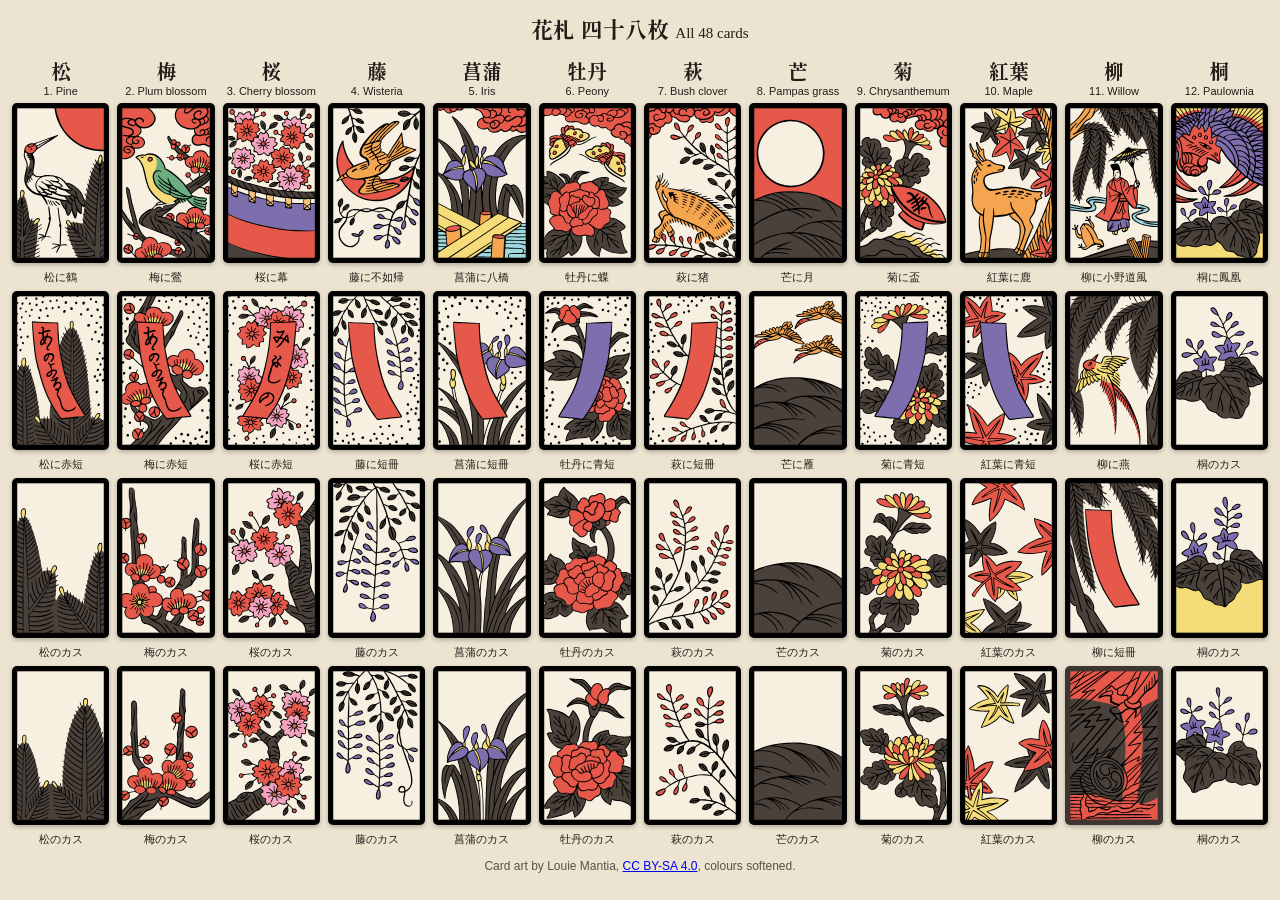
<file: cards.html>
<!doctype html><meta charset="utf-8"><title>All cards</title>
<link href="https://fonts.googleapis.com/css2?family=Shippori+Mincho+B1:wght@700&family=Zen+Kaku+Gothic+New:wght@400&display=swap" rel="stylesheet">
<style>body{background:#ece4d1;margin:12px;font-family:'Zen Kaku Gothic New',sans-serif;color:#241d18}
.g{display:grid;grid-template-columns:repeat(12,1fr);grid-auto-flow:column;grid-template-rows:auto repeat(4,auto);gap:6px 8px;max-width:1300px;margin:0 auto}h1{font-family:'Shippori Mincho B1',serif;text-align:center;font-size:22px;margin:4px 0 12px}p{text-align:center;font-size:12px;color:#5b5046}@media(max-width:700px){.g{grid-template-columns:repeat(4,1fr);grid-auto-flow:row;grid-template-rows:none}.m{grid-column:1/-1}}
.m{font-size:11px;text-align:center}.m b{font-family:'Shippori Mincho B1',serif;font-size:20px;display:block}
figure{margin:0;text-align:center}img{width:100%;border-radius:5px;filter:drop-shadow(0 2px 2px rgba(0,0,0,.25))}
figcaption{font-size:11px;margin-top:3px;font-family:'Shippori Mincho B1',serif}</style>
<h1>花札 四十八枚 <span style="font-family:Zen Kaku Gothic New;font-size:15px;font-weight:400">All 48 cards</span></h1>
<div class="g" id="g"></div>
<p>Card art by Louie Mantia, <a href="https://creativecommons.org/licenses/by-sa/4.0/">CC BY-SA 4.0</a>, colours softened.</p>
<script type="module">import {CARDS,MONTHS,cardSVG} from './js/cards.js?v=7';
const g=document.getElementById('g');
MONTHS.forEach((m,i)=>{g.insertAdjacentHTML('beforeend',`<div class="m"><b>${m.flower}</b>${m.n}. ${m.en}</div>`);
for(let j=0;j<4;j++){const c=CARDS[i*4+j];g.insertAdjacentHTML('beforeend',`<figure>${cardSVG(c.id,{label:false})}<figcaption>${c.jp}</figcaption></figure>`)}});</script>
</file>
